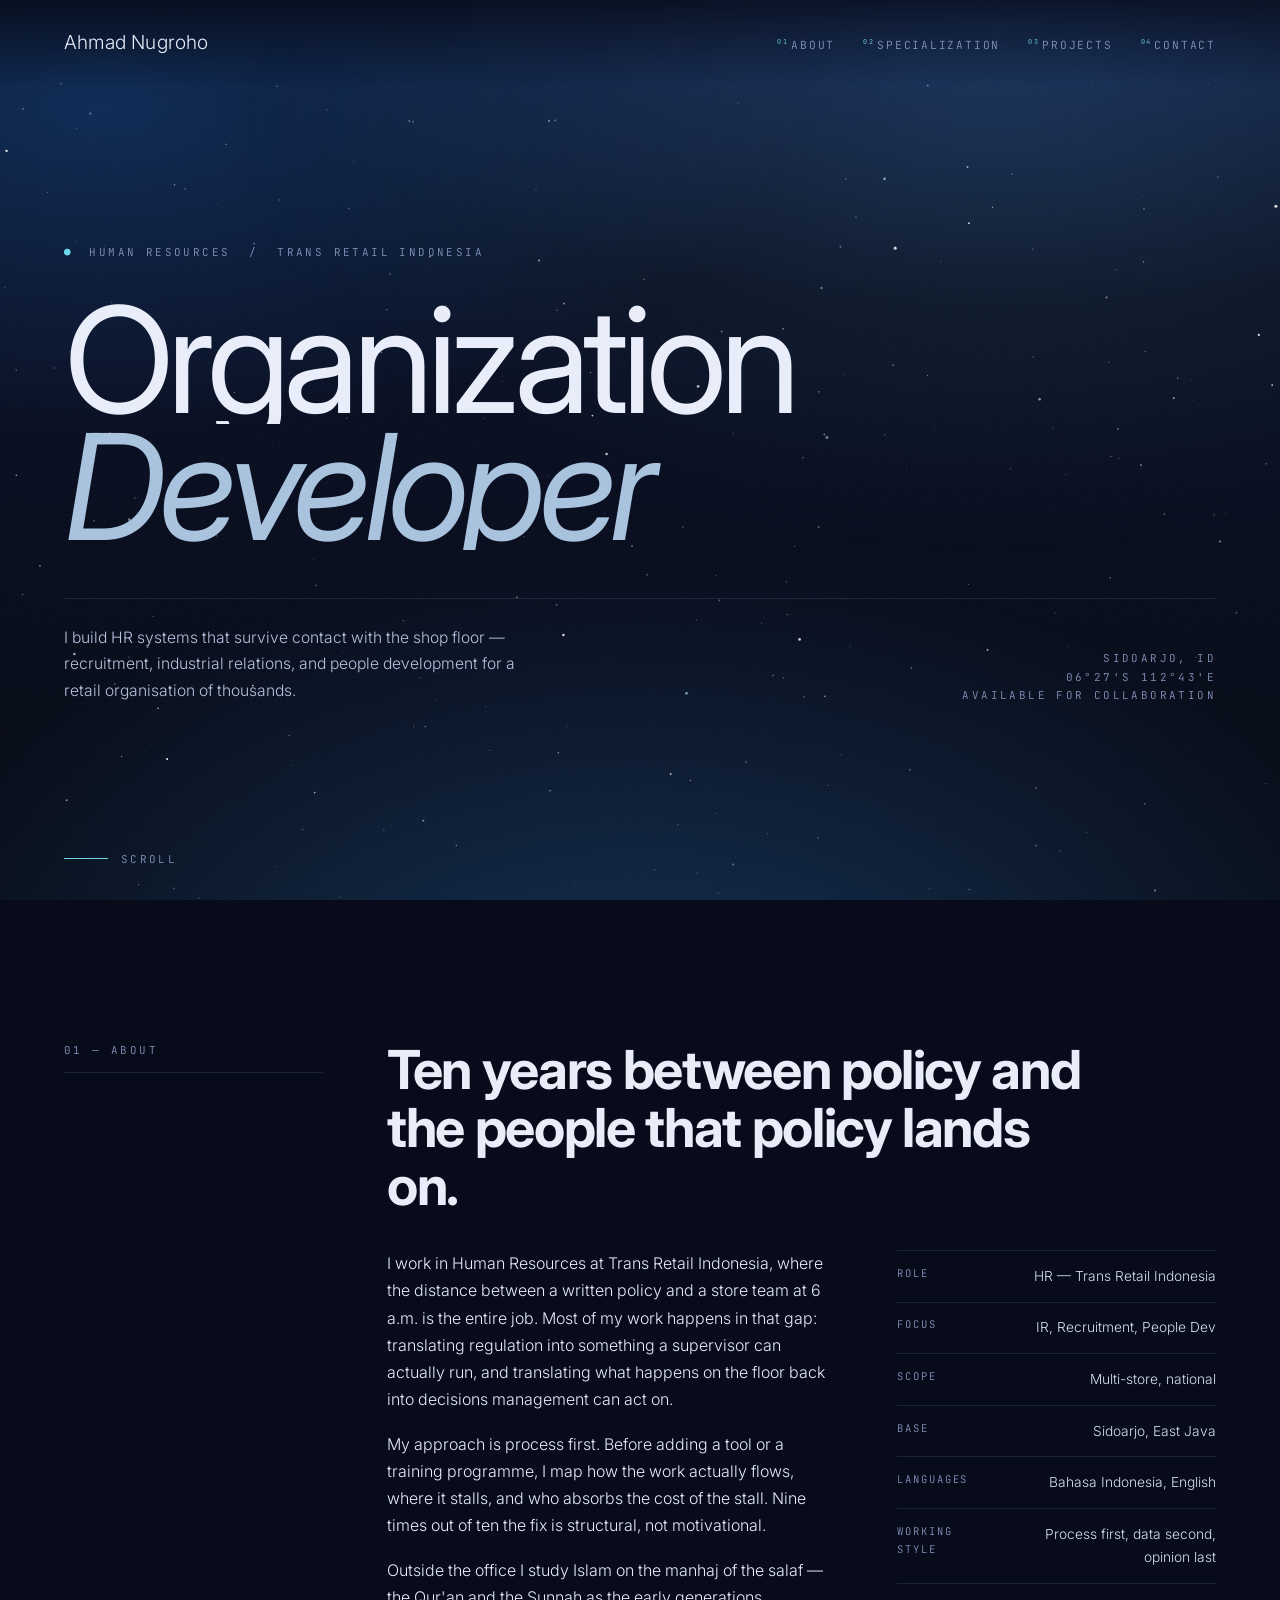
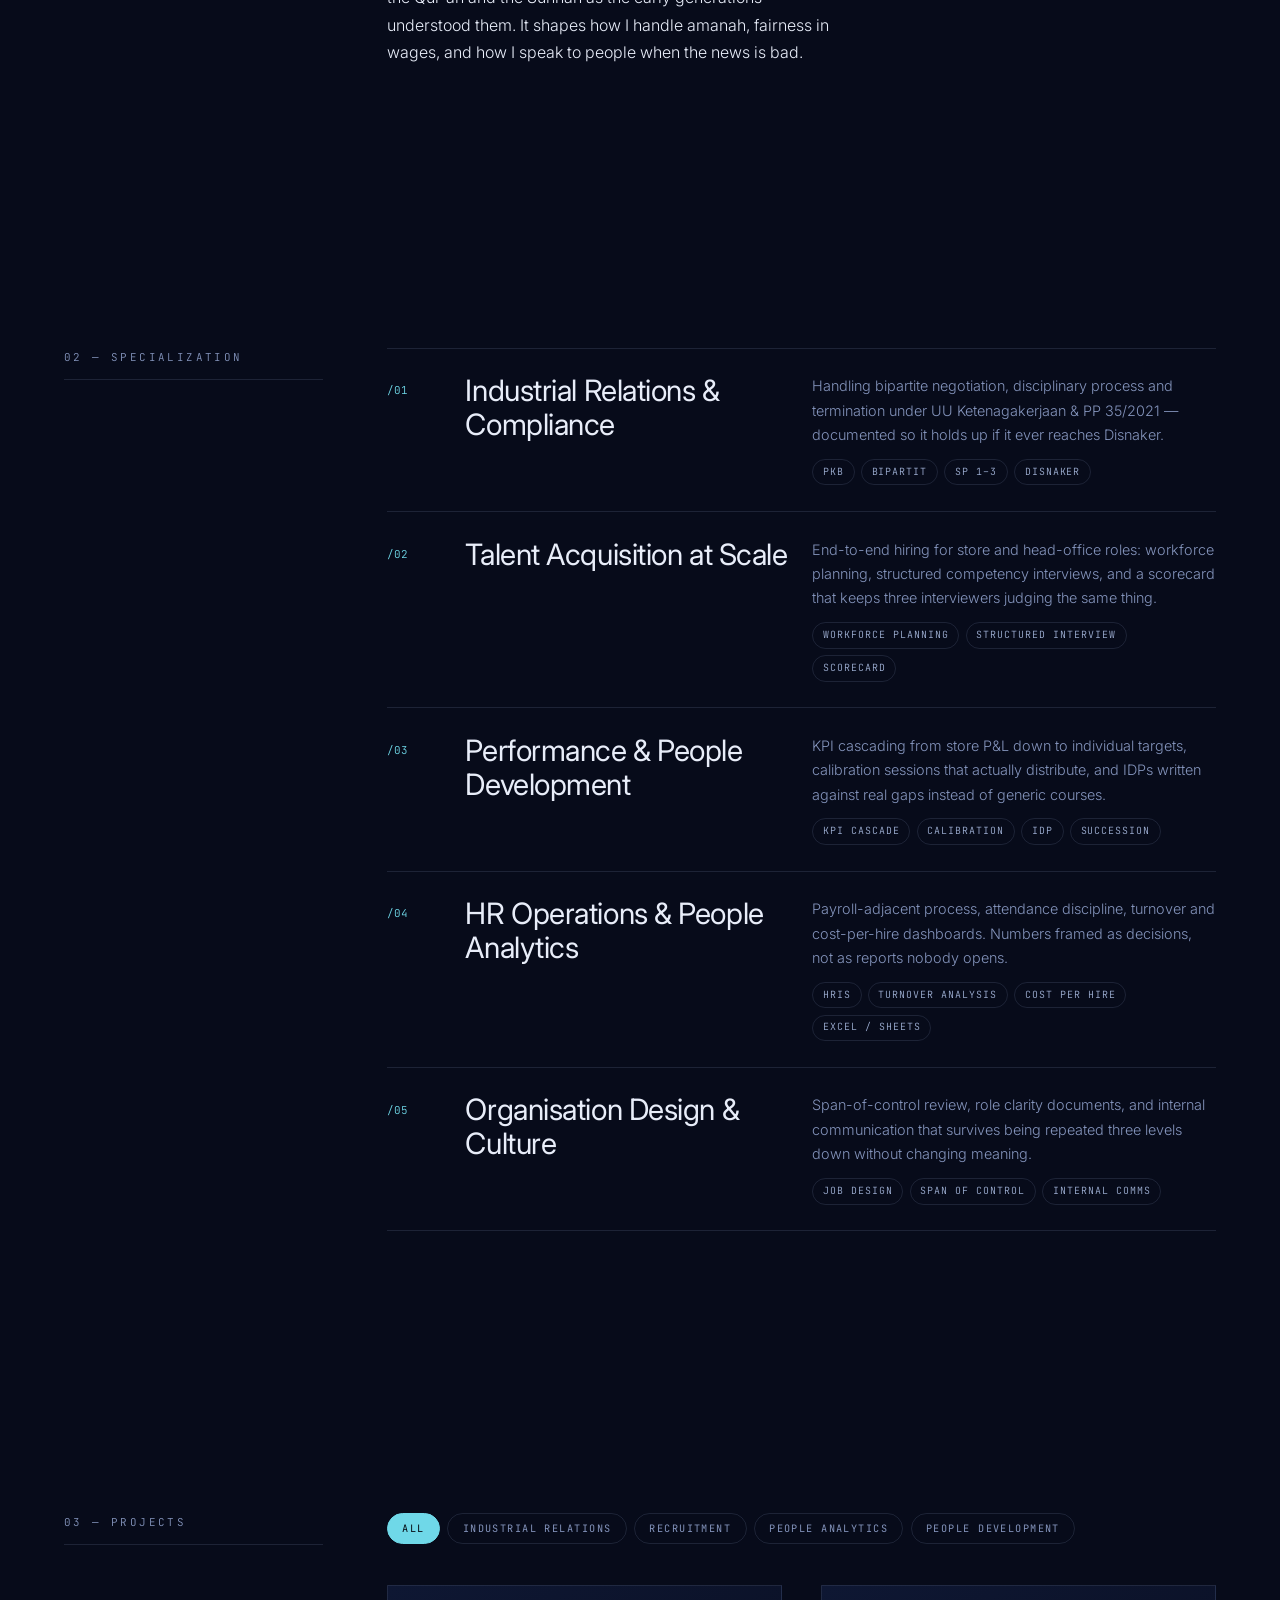
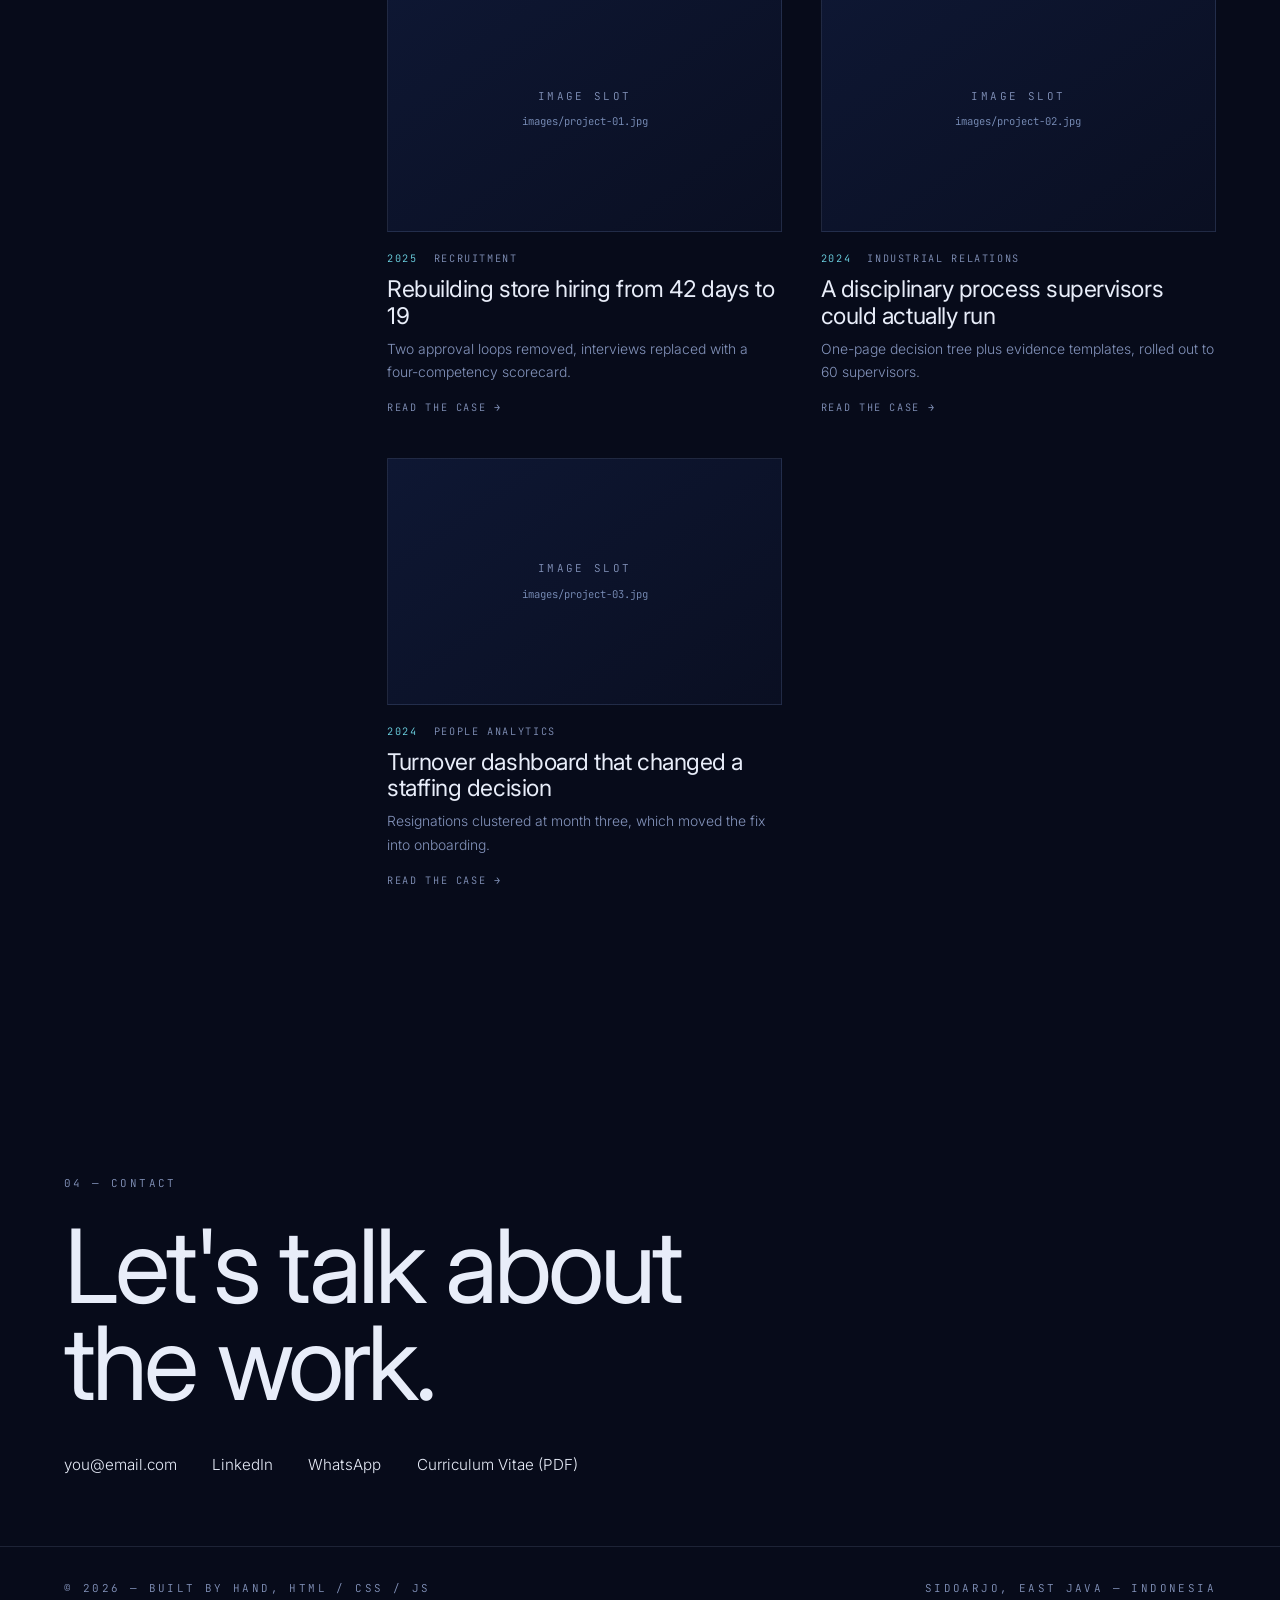
<file: index.html>
<!DOCTYPE html>
<html lang="id">
<head>
<meta charset="utf-8">
<meta name="viewport" content="width=device-width, initial-scale=1">
<title>Portfolio — HR Professional</title>
<link rel="preconnect" href="https://fonts.googleapis.com">
<link rel="preconnect" href="https://fonts.gstatic.com" crossorigin>
<link href="https://fonts.googleapis.com/css2?family=Instrument+Serif:ital@0;1&family=Inter:wght@300;400;500;600;700&family=JetBrains+Mono:wght@400;500&display=swap" rel="stylesheet">
<link rel="stylesheet" href="styles.css">
</head>
<body>

<div class="sky"></div>
<canvas id="stars"></canvas>
<canvas id="stars2"></canvas>
<div class="grain"></div>

<nav>
  <div class="sig">Ahmad Nugroho</div>
  <ul>
    <li><a href="#about"><sup>01</sup>About</a></li>
    <li><a href="#spec"><sup>02</sup>Specialization</a></li>
    <li><a href="#work"><sup>03</sup>Projects</a></li>
    <li><a href="#contact"><sup>04</sup>Contact</a></li>
  </ul>
</nav>

<header class="hero">
  <div class="kicker label"><span>&#9679;</span><span>Human Resources &nbsp;/&nbsp; Trans Retail Indonesia</span></div>
  <h1 class="serif">
    <span class="reveal-line"><span>Organization</span></span>
    <span class="reveal-line"><span><em>Developer</em></span></span>
  </h1>
  <div class="sub">
    <p>I build HR systems that survive contact with the shop floor — recruitment, industrial relations, and people development for a retail organisation of thousands.</p>
    <div class="coords label">
      Sidoarjo, ID<br>06&deg;27'S 112&deg;43'E<br>Available for collaboration
    </div>
  </div>
  <div class="scroll-hint label"><i></i> Scroll</div>
</header>

<!-- =================== ABOUT =================== -->
<section id="about" class="rail">
  <div class="side"><div class="label">01 &mdash; About</div><div class="hr" style="margin-top:.8rem"></div></div>
  <div>
    <h2 class="fx">Ten years between policy and the people that policy lands on.</h2>
    <div class="body">
      <div class="fx">
        <p>I work in Human Resources at Trans Retail Indonesia, where the distance between a written policy and a store team at 6 a.m. is the entire job. Most of my work happens in that gap: translating regulation into something a supervisor can actually run, and translating what happens on the floor back into decisions management can act on.</p>
        <p>My approach is process first. Before adding a tool or a training programme, I map how the work actually flows, where it stalls, and who absorbs the cost of the stall. Nine times out of ten the fix is structural, not motivational.</p>
        <p>Outside the office I study Islam on the manhaj of the salaf — the Qur'an and the Sunnah as the early generations understood them. It shapes how I handle amanah, fairness in wages, and how I speak to people when the news is bad.</p>
      </div>
      <dl class="facts fx">
        <div><dt>Role</dt><dd>HR &mdash; Trans Retail Indonesia</dd></div>
        <div><dt>Focus</dt><dd>IR, Recruitment, People Dev</dd></div>
        <div><dt>Scope</dt><dd>Multi-store, national</dd></div>
        <div><dt>Base</dt><dd>Sidoarjo, East Java</dd></div>
        <div><dt>Languages</dt><dd>Bahasa Indonesia, English</dd></div>
        <div><dt>Working style</dt><dd>Process first, data second, opinion last</dd></div>
      </dl>
    </div>
  </div>
</section>

<!-- =================== SPECIALIZATION =================== -->
<section id="spec" class="rail">
  <div class="side"><div class="label">02 &mdash; Specialization</div><div class="hr" style="margin-top:.8rem"></div></div>
  <div class="spec">

    <article class="spec-row fx">
      <div class="n">/01</div>
      <h3>Industrial Relations &amp; Compliance</h3>
      <div>
        <p>Handling bipartite negotiation, disciplinary process and termination under UU Ketenagakerjaan &amp; PP 35/2021 — documented so it holds up if it ever reaches Disnaker.</p>
        <div class="tags"><span>PKB</span><span>Bipartit</span><span>SP 1&ndash;3</span><span>Disnaker</span></div>
      </div>
    </article>

    <article class="spec-row fx">
      <div class="n">/02</div>
      <h3>Talent Acquisition at Scale</h3>
      <div>
        <p>End-to-end hiring for store and head-office roles: workforce planning, structured competency interviews, and a scorecard that keeps three interviewers judging the same thing.</p>
        <div class="tags"><span>Workforce Planning</span><span>Structured Interview</span><span>Scorecard</span></div>
      </div>
    </article>

    <article class="spec-row fx">
      <div class="n">/03</div>
      <h3>Performance &amp; People Development</h3>
      <div>
        <p>KPI cascading from store P&amp;L down to individual targets, calibration sessions that actually distribute, and IDPs written against real gaps instead of generic courses.</p>
        <div class="tags"><span>KPI Cascade</span><span>Calibration</span><span>IDP</span><span>Succession</span></div>
      </div>
    </article>

    <article class="spec-row fx">
      <div class="n">/04</div>
      <h3>HR Operations &amp; People Analytics</h3>
      <div>
        <p>Payroll-adjacent process, attendance discipline, turnover and cost-per-hire dashboards. Numbers framed as decisions, not as reports nobody opens.</p>
        <div class="tags"><span>HRIS</span><span>Turnover Analysis</span><span>Cost per Hire</span><span>Excel / Sheets</span></div>
      </div>
    </article>

    <article class="spec-row fx">
      <div class="n">/05</div>
      <h3>Organisation Design &amp; Culture</h3>
      <div>
        <p>Span-of-control review, role clarity documents, and internal communication that survives being repeated three levels down without changing meaning.</p>
        <div class="tags"><span>Job Design</span><span>Span of Control</span><span>Internal Comms</span></div>
      </div>
    </article>

  </div>
</section>

<!-- =================== PROJECTS =================== -->
<!-- =================== PROJECTS (INDEX) ===================
     ADD A PROJECT:
     1. Copy project-template.html -> project-yourname.html and fill it in.
     2. Copy one <a class="card"> block below, point href to the new file.
     3. data-cat must match one of the data-f values in .filters.
     ======================================================== -->
<section id="work" class="rail">
  <div class="side"><div class="label">03 &mdash; Projects</div><div class="hr" style="margin-top:.8rem"></div></div>
  <div>
    <div class="filters fx">
      <button class="f is-on" data-f="all">All</button>
      <button class="f" data-f="ir">Industrial Relations</button>
      <button class="f" data-f="recruitment">Recruitment</button>
      <button class="f" data-f="analytics">People Analytics</button>
      <button class="f" data-f="development">People Development</button>
    </div>

    <div class="grid">

      <a class="card fx" href="project-hiring.html" data-cat="recruitment">
        <div class="shot">
          <!-- <img src="images/project-01.jpg" alt=""> -->
          <div class="empty"><span class="label">Image slot</span><code>images/project-01.jpg</code></div>
        </div>
        <div class="card-meta"><span>2025</span><span>Recruitment</span></div>
        <h3 class="serif">Rebuilding store hiring from 42 days to 19</h3>
        <p>Two approval loops removed, interviews replaced with a four-competency scorecard.</p>
        <span class="go">Read the case <i>&rarr;</i></span>
      </a>

      <a class="card fx" href="project-template.html" data-cat="ir">
        <div class="shot">
          <div class="empty"><span class="label">Image slot</span><code>images/project-02.jpg</code></div>
        </div>
        <div class="card-meta"><span>2024</span><span>Industrial Relations</span></div>
        <h3 class="serif">A disciplinary process supervisors could actually run</h3>
        <p>One-page decision tree plus evidence templates, rolled out to 60 supervisors.</p>
        <span class="go">Read the case <i>&rarr;</i></span>
      </a>

      <a class="card fx" href="project-template.html" data-cat="analytics">
        <div class="shot">
          <div class="empty"><span class="label">Image slot</span><code>images/project-03.jpg</code></div>
        </div>
        <div class="card-meta"><span>2024</span><span>People Analytics</span></div>
        <h3 class="serif">Turnover dashboard that changed a staffing decision</h3>
        <p>Resignations clustered at month three, which moved the fix into onboarding.</p>
        <span class="go">Read the case <i>&rarr;</i></span>
      </a>

    </div>
  </div>
</section>

<!-- =================== CONTACT =================== -->
<section id="contact" class="fx">
  <div class="label" style="margin-bottom:1.6rem">04 &mdash; Contact</div>
  <h2 class="serif">Let's talk about<br>the work.</h2>
  <div class="links">
    <a href="mailto:you@email.com">you@email.com</a>
    <a href="https://www.linkedin.com/in/username" target="_blank" rel="noopener">LinkedIn</a>
    <a href="https://wa.me/628xxxxxxxxxx" target="_blank" rel="noopener">WhatsApp</a>
    <a href="#" download>Curriculum Vitae (PDF)</a>
  </div>
</section>

<footer class="label">
  <span>&copy; <span id="yr"></span> &mdash; Built by hand, HTML / CSS / JS</span>
  <span>Sidoarjo, East Java &mdash; Indonesia</span>
</footer>

<script src="main.js" defer></script>
</body>
</html>
</file>
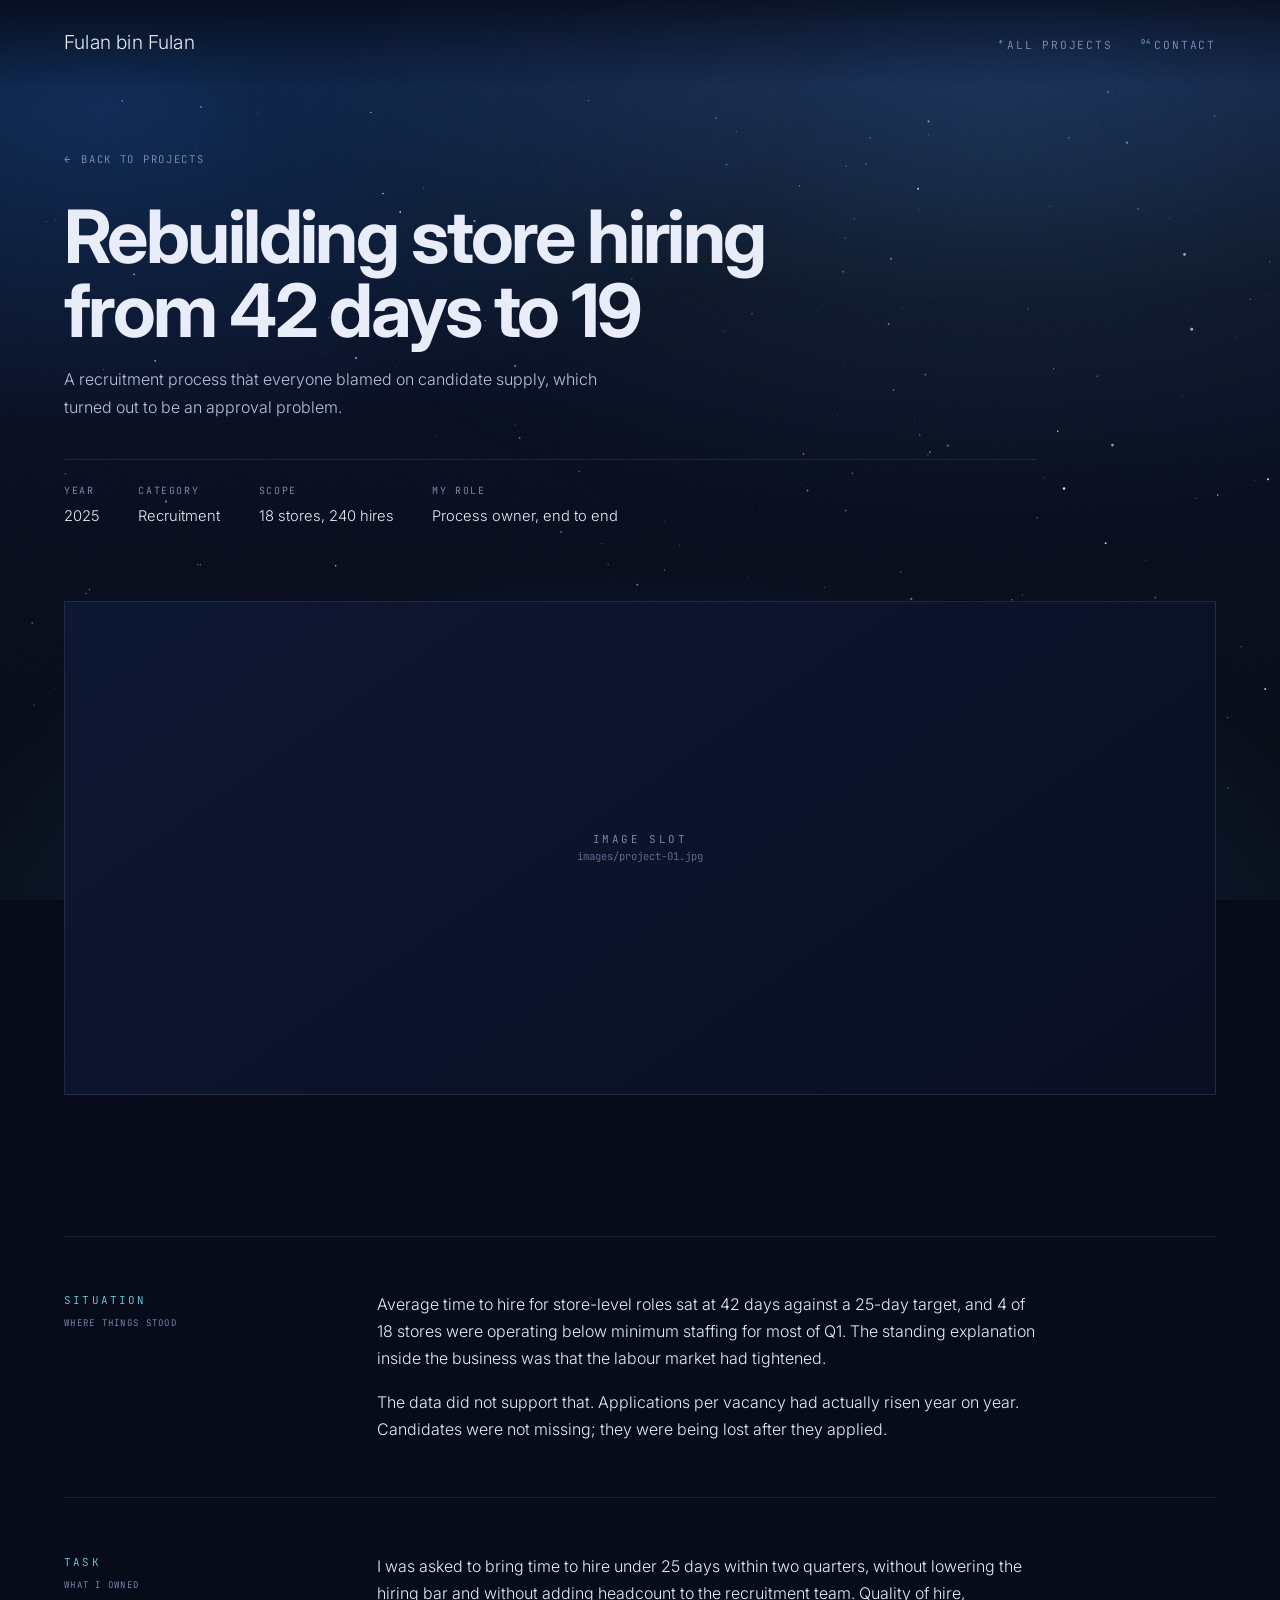
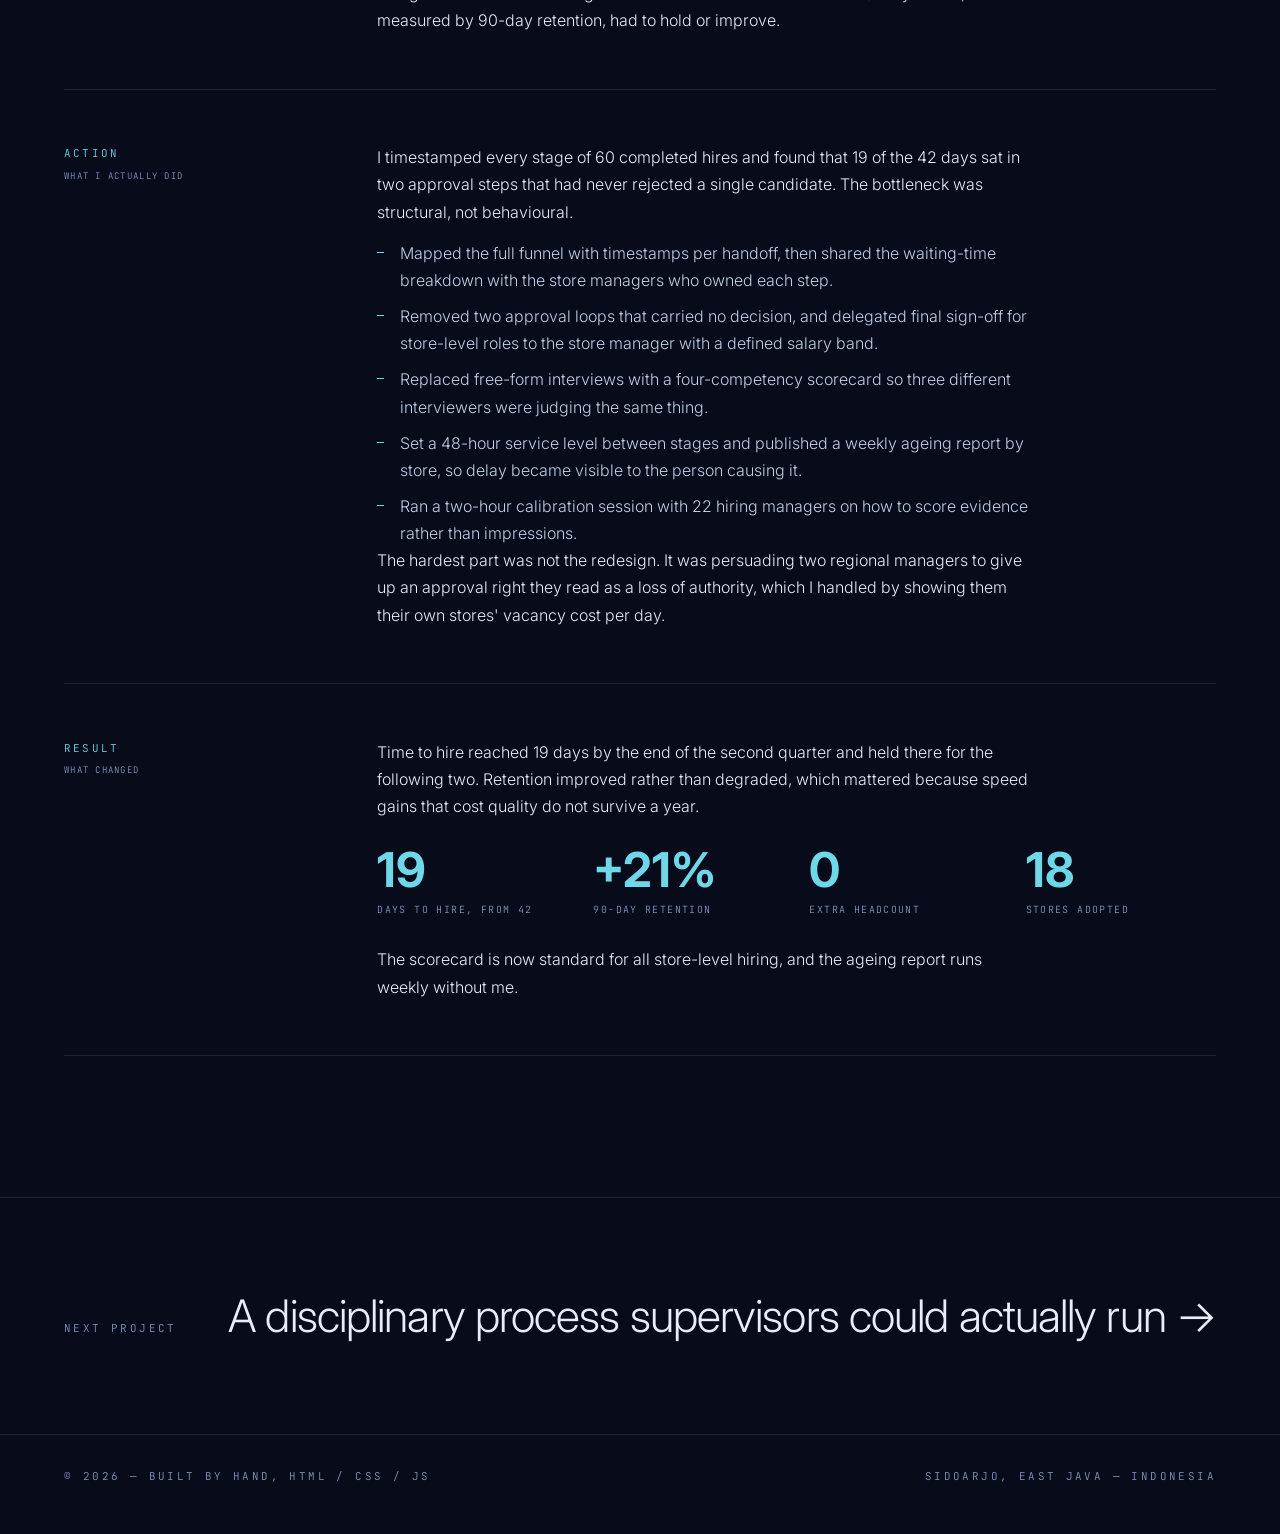
<file: project-hiring.html>
<!DOCTYPE html>
<html lang="en">
<head>
<meta charset="utf-8">
<meta name="viewport" content="width=device-width, initial-scale=1">

<!-- EDIT: title + the three og: lines control how this link previews on
     LinkedIn / WhatsApp. og:image must be an ABSOLUTE url once hosted. -->
<title>Rebuilding store hiring from 42 days to 19 — Case Study</title>
<meta name="description" content="How a retail hiring process was cut from 42 days to 19 without lowering the bar.">
<meta property="og:title" content="Rebuilding store hiring from 42 days to 19">
<meta property="og:description" content="Two approval loops removed, interviews replaced with a four-competency scorecard.">
<meta property="og:image" content="https://yourdomain.com/images/project-01.jpg">
<meta property="og:type" content="article">

<link rel="preconnect" href="https://fonts.googleapis.com">
<link rel="preconnect" href="https://fonts.gstatic.com" crossorigin>
<link href="https://fonts.googleapis.com/css2?family=Instrument+Serif:ital@0;1&family=Inter:wght@300;400;500;600;700&family=JetBrains+Mono:wght@400;500&display=swap" rel="stylesheet">
<link rel="stylesheet" href="styles.css">
</head>
<body>

<div class="sky"></div>
<canvas id="stars"></canvas>
<canvas id="stars2"></canvas>
<div class="grain"></div>

<nav>
  <div class="sig">Fulan bin Fulan</div>
  <ul>
    <li><a href="index.html#work"><sup>&larr;</sup>All projects</a></li>
    <li><a href="index.html#contact"><sup>04</sup>Contact</a></li>
  </ul>
</nav>

<header class="case-head">
  <a class="backlink" href="index.html#work"><i>&larr;</i> Back to projects</a>
  <h1>Rebuilding store hiring from 42 days to 19</h1>
  <p class="dek">A recruitment process that everyone blamed on candidate supply, which turned out to be an approval problem.</p>
  <dl class="case-meta">
    <div><dt>Year</dt><dd>2025</dd></div>
    <div><dt>Category</dt><dd>Recruitment</dd></div>
    <div><dt>Scope</dt><dd>18 stores, 240 hires</dd></div>
    <div><dt>My role</dt><dd>Process owner, end to end</dd></div>
  </dl>
</header>

<!-- EDIT: drop your image in, delete the placeholder div -->
<div class="case-hero">
  <!-- <img src="images/project-01.jpg" alt="Hiring funnel board"> -->
  <div class="empty" style="position:absolute;inset:0;display:grid;place-content:center;text-align:center;color:#63769E">
    <span class="label">Image slot</span><code style="font-family:var(--mono);font-size:.66rem">images/project-01.jpg</code>
  </div>
</div>

<section>

  <div class="star fx">
    <div class="k">Situation<small>Where things stood</small></div>
    <div>
      <p>Average time to hire for store-level roles sat at 42 days against a 25-day target, and 4 of 18 stores were operating below minimum staffing for most of Q1. The standing explanation inside the business was that the labour market had tightened.</p>
      <p>The data did not support that. Applications per vacancy had actually risen year on year. Candidates were not missing; they were being lost after they applied.</p>
    </div>
  </div>

  <div class="star fx">
    <div class="k">Task<small>What I owned</small></div>
    <div>
      <p>I was asked to bring time to hire under 25 days within two quarters, without lowering the hiring bar and without adding headcount to the recruitment team. Quality of hire, measured by 90-day retention, had to hold or improve.</p>
    </div>
  </div>

  <div class="star fx">
    <div class="k">Action<small>What I actually did</small></div>
    <div>
      <p>I timestamped every stage of 60 completed hires and found that 19 of the 42 days sat in two approval steps that had never rejected a single candidate. The bottleneck was structural, not behavioural.</p>
      <ul>
        <li>Mapped the full funnel with timestamps per handoff, then shared the waiting-time breakdown with the store managers who owned each step.</li>
        <li>Removed two approval loops that carried no decision, and delegated final sign-off for store-level roles to the store manager with a defined salary band.</li>
        <li>Replaced free-form interviews with a four-competency scorecard so three different interviewers were judging the same thing.</li>
        <li>Set a 48-hour service level between stages and published a weekly ageing report by store, so delay became visible to the person causing it.</li>
        <li>Ran a two-hour calibration session with 22 hiring managers on how to score evidence rather than impressions.</li>
      </ul>
      <p>The hardest part was not the redesign. It was persuading two regional managers to give up an approval right they read as a loss of authority, which I handled by showing them their own stores' vacancy cost per day.</p>
    </div>
  </div>

  <div class="star fx">
    <div class="k">Result<small>What changed</small></div>
    <div>
      <p>Time to hire reached 19 days by the end of the second quarter and held there for the following two. Retention improved rather than degraded, which mattered because speed gains that cost quality do not survive a year.</p>
      <div class="results">
        <div><b>19</b><small>Days to hire, from 42</small></div>
        <div><b>+21%</b><small>90-day retention</small></div>
        <div><b>0</b><small>Extra headcount</small></div>
        <div><b>18</b><small>Stores adopted</small></div>
      </div>
      <p style="margin-top:1.6rem">The scorecard is now standard for all store-level hiring, and the ageing report runs weekly without me.</p>
    </div>
  </div>

</section>

<div class="nextup">
  <span class="label">Next project</span>
  <a href="project-template.html">A disciplinary process supervisors could actually run &rarr;</a>
</div>

<footer class="label">
  <span>&copy; <span id="yr"></span> &mdash; Built by hand, HTML / CSS / JS</span>
  <span>Sidoarjo, East Java &mdash; Indonesia</span>
</footer>

<script src="main.js" defer></script>
</body>
</html>
</file>
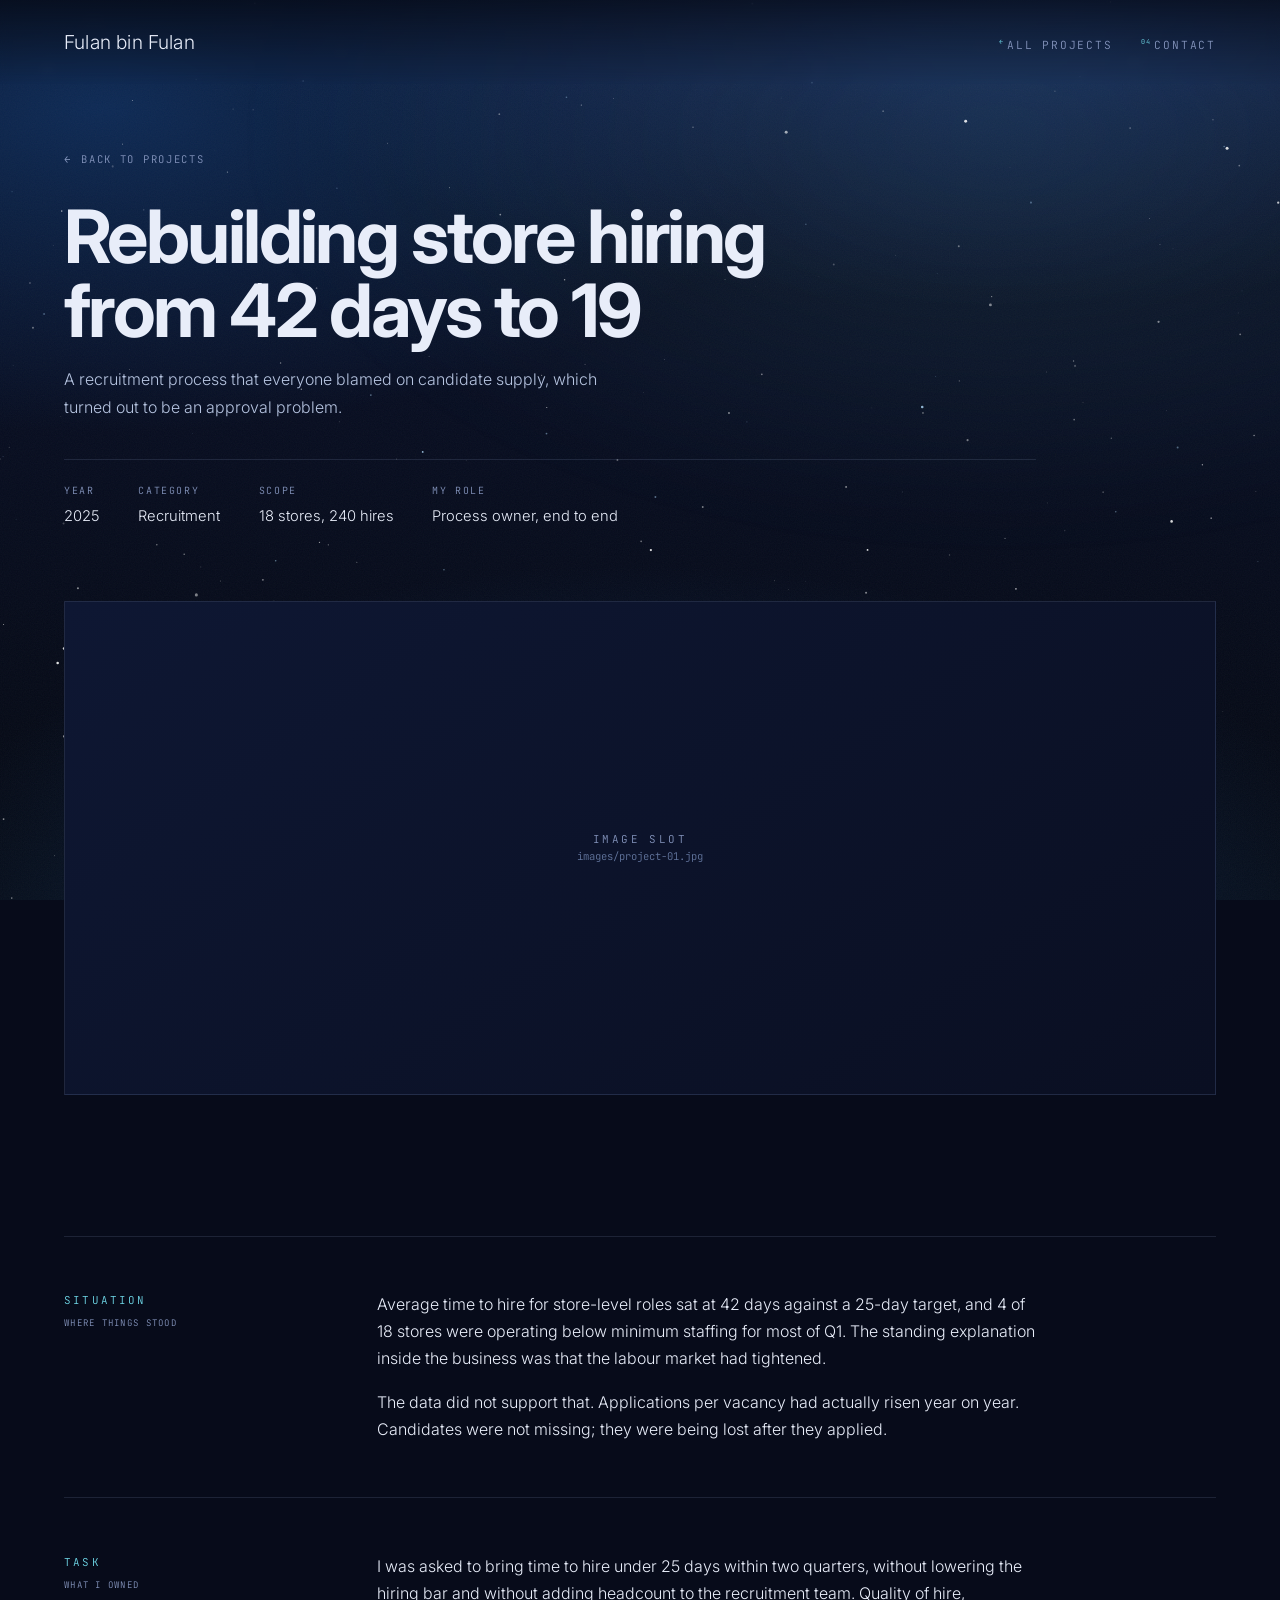
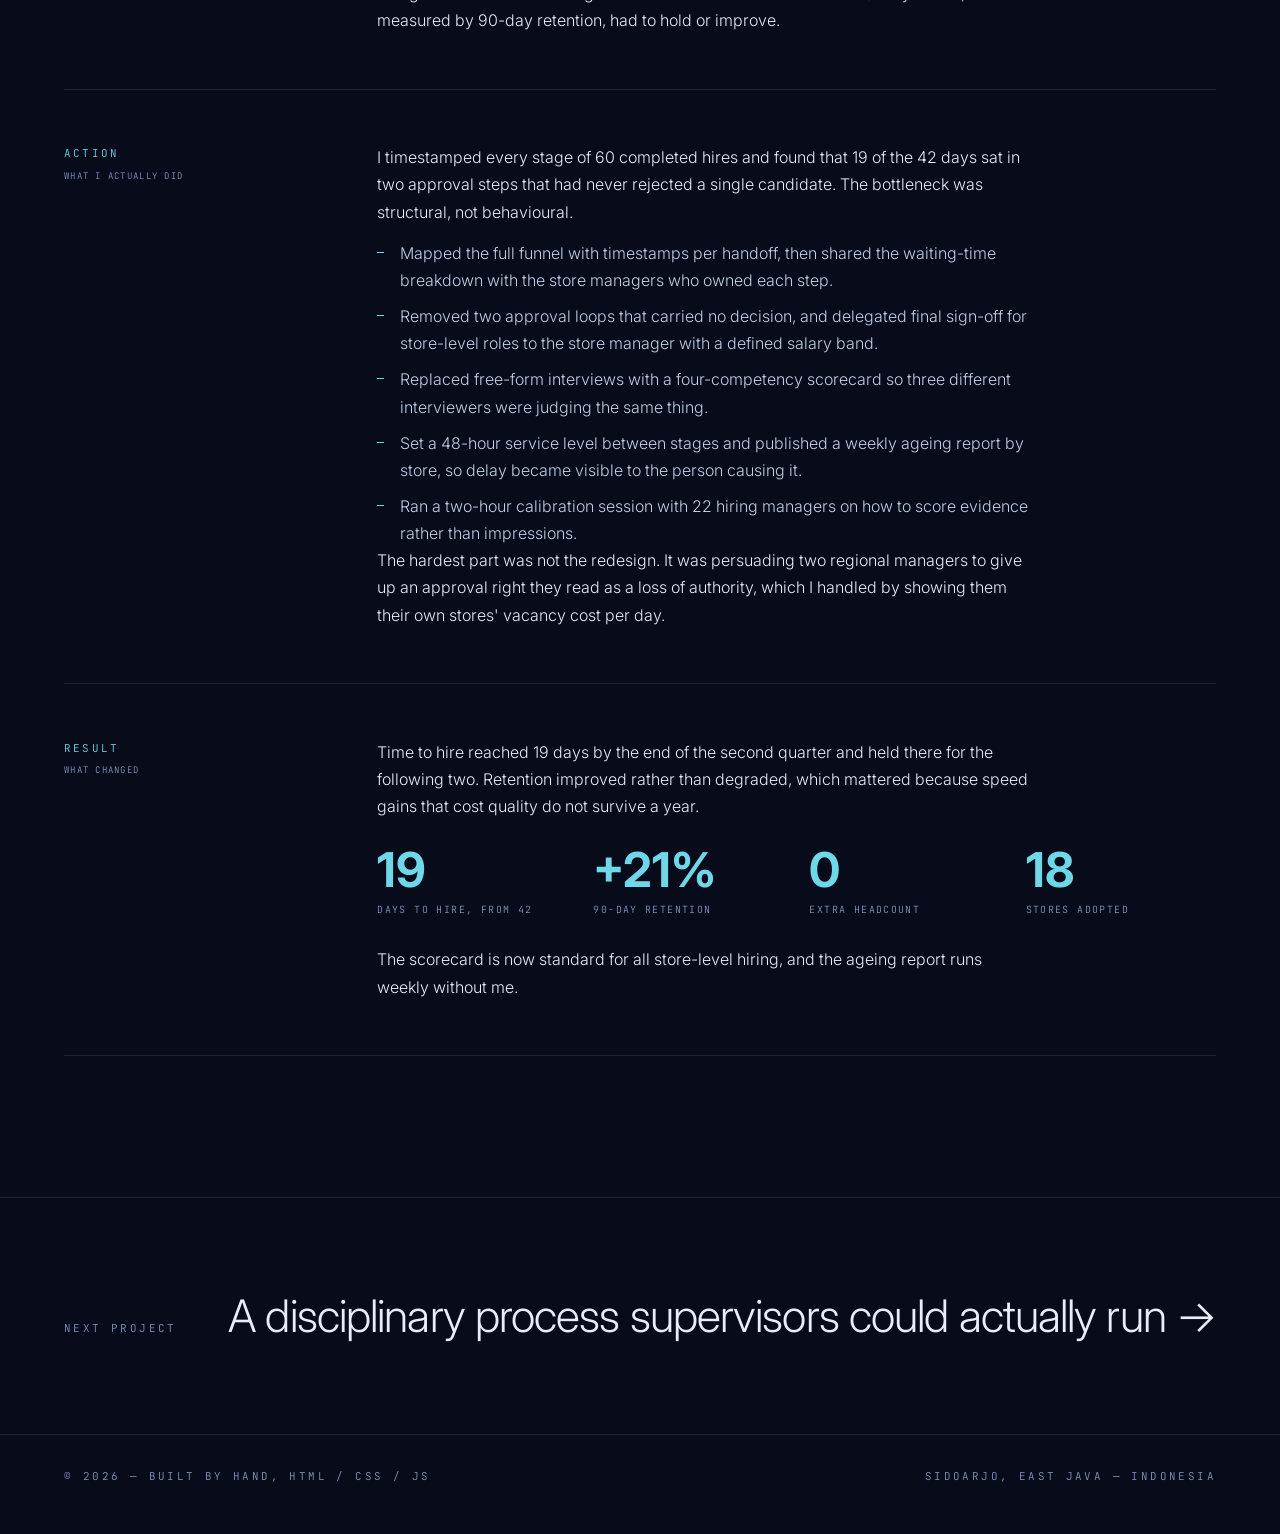
<file: project-template.html>
<!DOCTYPE html>
<html lang="en">
<head>
<meta charset="utf-8">
<meta name="viewport" content="width=device-width, initial-scale=1">

<!-- EDIT: title + the three og: lines control how this link previews on
     LinkedIn / WhatsApp. og:image must be an ABSOLUTE url once hosted. -->
<title>Rebuilding store hiring from 42 days to 19 — Case Study</title>
<meta name="description" content="How a retail hiring process was cut from 42 days to 19 without lowering the bar.">
<meta property="og:title" content="Rebuilding store hiring from 42 days to 19">
<meta property="og:description" content="Two approval loops removed, interviews replaced with a four-competency scorecard.">
<meta property="og:image" content="https://yourdomain.com/images/project-01.jpg">
<meta property="og:type" content="article">

<link rel="preconnect" href="https://fonts.googleapis.com">
<link rel="preconnect" href="https://fonts.gstatic.com" crossorigin>
<link href="https://fonts.googleapis.com/css2?family=Instrument+Serif:ital@0;1&family=Inter:wght@300;400;500;600;700&family=JetBrains+Mono:wght@400;500&display=swap" rel="stylesheet">
<link rel="stylesheet" href="styles.css">
</head>
<body>

<div class="sky"></div>
<canvas id="stars"></canvas>
<canvas id="stars2"></canvas>
<div class="grain"></div>

<nav>
  <div class="sig">Fulan bin Fulan</div>
  <ul>
    <li><a href="index.html#work"><sup>&larr;</sup>All projects</a></li>
    <li><a href="index.html#contact"><sup>04</sup>Contact</a></li>
  </ul>
</nav>

<header class="case-head">
  <a class="backlink" href="index.html#work"><i>&larr;</i> Back to projects</a>
  <h1>Rebuilding store hiring from 42 days to 19</h1>
  <p class="dek">A recruitment process that everyone blamed on candidate supply, which turned out to be an approval problem.</p>
  <dl class="case-meta">
    <div><dt>Year</dt><dd>2025</dd></div>
    <div><dt>Category</dt><dd>Recruitment</dd></div>
    <div><dt>Scope</dt><dd>18 stores, 240 hires</dd></div>
    <div><dt>My role</dt><dd>Process owner, end to end</dd></div>
  </dl>
</header>

<!-- EDIT: drop your image in, delete the placeholder div -->
<div class="case-hero">
  <!-- <img src="images/project-01.jpg" alt="Hiring funnel board"> -->
  <div class="empty" style="position:absolute;inset:0;display:grid;place-content:center;text-align:center;color:#63769E">
    <span class="label">Image slot</span><code style="font-family:var(--mono);font-size:.66rem">images/project-01.jpg</code>
  </div>
</div>

<section>

  <div class="star fx">
    <div class="k">Situation<small>Where things stood</small></div>
    <div>
      <p>Average time to hire for store-level roles sat at 42 days against a 25-day target, and 4 of 18 stores were operating below minimum staffing for most of Q1. The standing explanation inside the business was that the labour market had tightened.</p>
      <p>The data did not support that. Applications per vacancy had actually risen year on year. Candidates were not missing; they were being lost after they applied.</p>
    </div>
  </div>

  <div class="star fx">
    <div class="k">Task<small>What I owned</small></div>
    <div>
      <p>I was asked to bring time to hire under 25 days within two quarters, without lowering the hiring bar and without adding headcount to the recruitment team. Quality of hire, measured by 90-day retention, had to hold or improve.</p>
    </div>
  </div>

  <div class="star fx">
    <div class="k">Action<small>What I actually did</small></div>
    <div>
      <p>I timestamped every stage of 60 completed hires and found that 19 of the 42 days sat in two approval steps that had never rejected a single candidate. The bottleneck was structural, not behavioural.</p>
      <ul>
        <li>Mapped the full funnel with timestamps per handoff, then shared the waiting-time breakdown with the store managers who owned each step.</li>
        <li>Removed two approval loops that carried no decision, and delegated final sign-off for store-level roles to the store manager with a defined salary band.</li>
        <li>Replaced free-form interviews with a four-competency scorecard so three different interviewers were judging the same thing.</li>
        <li>Set a 48-hour service level between stages and published a weekly ageing report by store, so delay became visible to the person causing it.</li>
        <li>Ran a two-hour calibration session with 22 hiring managers on how to score evidence rather than impressions.</li>
      </ul>
      <p>The hardest part was not the redesign. It was persuading two regional managers to give up an approval right they read as a loss of authority, which I handled by showing them their own stores' vacancy cost per day.</p>
    </div>
  </div>

  <div class="star fx">
    <div class="k">Result<small>What changed</small></div>
    <div>
      <p>Time to hire reached 19 days by the end of the second quarter and held there for the following two. Retention improved rather than degraded, which mattered because speed gains that cost quality do not survive a year.</p>
      <div class="results">
        <div><b>19</b><small>Days to hire, from 42</small></div>
        <div><b>+21%</b><small>90-day retention</small></div>
        <div><b>0</b><small>Extra headcount</small></div>
        <div><b>18</b><small>Stores adopted</small></div>
      </div>
      <p style="margin-top:1.6rem">The scorecard is now standard for all store-level hiring, and the ageing report runs weekly without me.</p>
    </div>
  </div>

</section>

<div class="nextup">
  <span class="label">Next project</span>
  <a href="index.html#work">A disciplinary process supervisors could actually run &rarr;</a>
</div>

<footer class="label">
  <span>&copy; <span id="yr"></span> &mdash; Built by hand, HTML / CSS / JS</span>
  <span>Sidoarjo, East Java &mdash; Indonesia</span>
</footer>

<script src="main.js" defer></script>
</body>
</html>
</file>
<file: styles.css>
:root{
  --ground:#070B1A;
  --ground-2:#0B1230;
  --ink:#E8EDF9;
  --muted:#8494BC;
  --line:rgba(160,180,225,.14);
  --accent:#6FD8E8;
  --display:'Inter',-apple-system,BlinkMacSystemFont,'Segoe UI',sans-serif;
  --body:'Inter',-apple-system,BlinkMacSystemFont,'Segoe UI',sans-serif;
  --mono:'JetBrains Mono','SF Mono',Menlo,monospace;
  --gutter:clamp(1.25rem,5vw,6rem);
}
*{box-sizing:border-box;margin:0;padding:0}
html{scroll-behavior:smooth}
body{
  background:var(--ground);
  color:var(--ink);
  font-family:var(--body);
  font-weight:300;
  line-height:1.7;
  -webkit-font-smoothing:antialiased;
  overflow-x:hidden;
}
::selection{background:var(--accent);color:#04070F}
::-webkit-scrollbar{width:9px}
::-webkit-scrollbar-track{background:#04060F}
::-webkit-scrollbar-thumb{background:#1D2A4F;border-radius:9px}
::-webkit-scrollbar-thumb:hover{background:#2C3D6C}

/* ---------- SPACE BACKDROP ---------- */
.sky{position:fixed;inset:0;z-index:-2;pointer-events:none;
  background:
    radial-gradient(120% 80% at 78% -10%, #17306B 0%, rgba(23,48,107,0) 55%),
    radial-gradient(90% 60% at 8% 12%, #0E2A55 0%, rgba(14,42,85,0) 60%),
    radial-gradient(110% 90% at 50% 115%, #123056 0%, rgba(18,48,86,0) 58%),
    linear-gradient(180deg,#070B1A 0%,#080E22 40%,#050912 100%);
}
.sky::after{content:"";position:absolute;inset:-20%;
  background:radial-gradient(60% 45% at 70% 25%, rgba(111,216,232,.10) 0%, rgba(111,216,232,0) 70%);
  filter:blur(40px);animation:drift 46s ease-in-out infinite alternate}
@keyframes drift{from{transform:translate3d(0,0,0)}to{transform:translate3d(-4%,3%,0)}}
#stars,#stars2{position:fixed;inset:0;z-index:-1;pointer-events:none}
#stars2{animation:twinkle 6s ease-in-out infinite alternate}
@keyframes twinkle{from{opacity:.35}to{opacity:.95}}
.grain{position:fixed;inset:0;z-index:-1;opacity:.045;pointer-events:none;
  background-image:url("data:image/svg+xml,%3Csvg xmlns='http://www.w3.org/2000/svg' width='160' height='160'%3E%3Cfilter id='n'%3E%3CfeTurbulence type='fractalNoise' baseFrequency='.85' numOctaves='3'/%3E%3C/filter%3E%3Crect width='100%25' height='100%25' filter='url(%23n)'/%3E%3C/svg%3E")}

/* ---------- TYPE HELPERS ---------- */
.label{font-family:var(--mono);font-size:.68rem;letter-spacing:.22em;text-transform:uppercase;color:var(--muted)}
.serif{font-family:var(--display);font-weight:400;line-height:.98;letter-spacing:-.02em}
.lede{max-width:56ch;color:#C3CEE6;font-size:clamp(1rem,1.15vw,1.12rem)}

/* ---------- NAV ---------- */
nav{position:fixed;top:0;left:0;right:0;z-index:20;display:flex;justify-content:space-between;align-items:baseline;
  padding:1.6rem var(--gutter);mix-blend-mode:normal;
  backdrop-filter:blur(6px);-webkit-backdrop-filter:blur(6px);
  background:linear-gradient(180deg,rgba(5,9,20,.72),rgba(5,9,20,0))}
nav .sig{font-family:var(--display);font-size:1.2rem;letter-spacing:.01em}
nav ul{display:flex;gap:1.75rem;list-style:none}
nav a{color:var(--muted);text-decoration:none;font-family:var(--mono);font-size:.7rem;letter-spacing:.16em;text-transform:uppercase;
  transition:color 180ms ease-out}
nav a:hover{color:var(--ink)}
nav a sup{color:var(--accent);font-size:.6em;margin-right:.35em}
@media(max-width:700px){nav ul{display:none}}

/* ---------- HERO ---------- */
header.hero{min-height:100svh;display:grid;align-content:center;padding:8rem var(--gutter) 5rem;position:relative}
.hero .kicker{display:flex;gap:1rem;align-items:center;margin-bottom:2.2rem}
.hero .kicker span:first-child{color:var(--accent)}
.hero h1{font-family:var(--display);font-size:clamp(3.2rem,11.5vw,10.5rem);line-height:.86;letter-spacing:-.045em;
  text-wrap:balance}
.hero h1 em{font-style:italic;color:#A9C3DE}
.hero .sub{display:grid;grid-template-columns:1fr auto;gap:2.5rem;align-items:end;margin-top:3rem;
  border-top:1px solid var(--line);padding-top:1.6rem}
.hero .sub p{max-width:46ch;color:#B6C4E0;font-size:.98rem}
.hero .coords{text-align:right;white-space:nowrap}
@media(max-width:700px){.hero .sub{grid-template-columns:1fr}.hero .coords{text-align:left}}
.reveal-line{display:block;overflow:hidden}
.reveal-line>span{display:block;transform:translateY(105%);animation:riseIn 1.1s cubic-bezier(.22,1,.36,1) forwards}
.reveal-line:nth-child(2)>span{animation-delay:.09s}
.reveal-line:nth-child(3)>span{animation-delay:.18s}
@keyframes riseIn{to{transform:translateY(0)}}
.scroll-hint{position:absolute;bottom:2rem;left:var(--gutter);display:flex;gap:.8rem;align-items:center}
.scroll-hint i{display:block;width:44px;height:1px;background:var(--line);position:relative;overflow:hidden}
.scroll-hint i::after{content:"";position:absolute;inset:0;background:var(--accent);animation:sweep 2.6s cubic-bezier(.65,0,.35,1) infinite}
@keyframes sweep{0%{transform:translateX(-100%)}60%,100%{transform:translateX(100%)}}

/* ---------- SECTION SHELL ---------- */
section{padding:clamp(5rem,11vw,9.5rem) var(--gutter);position:relative}
.rail{display:grid;grid-template-columns:minmax(120px,1fr) minmax(0,3.2fr);gap:clamp(1.5rem,5vw,4.5rem)}
.rail>.side{position:sticky;top:6.5rem;align-self:start}
@media(max-width:800px){.rail{grid-template-columns:1fr}.rail>.side{position:static;margin-bottom:2rem}}
.hr{height:1px;background:var(--line);transform-origin:left;transform:scaleX(0);transition:transform 1.1s cubic-bezier(.22,1,.36,1)}
.in .hr{transform:scaleX(1)}

/* ---------- ABOUT ---------- */
#about h2{font-family:var(--display);font-size:clamp(1.9rem,4.2vw,3.4rem);line-height:1.08;letter-spacing:-.025em;max-width:20ch}
#about .body{margin-top:2.2rem;display:grid;grid-template-columns:1.4fr 1fr;gap:clamp(2rem,5vw,4rem)}
@media(max-width:800px){#about .body{grid-template-columns:1fr}}
#about p+p{margin-top:1.1rem}
.facts{border-top:1px solid var(--line)}
.facts div{display:flex;justify-content:space-between;gap:1rem;padding:.85rem 0;border-bottom:1px solid var(--line);font-size:.86rem}
.facts dt{font-family:var(--mono);font-size:.66rem;letter-spacing:.18em;text-transform:uppercase;color:var(--muted)}
.facts dd{text-align:right;color:#D7E0F2}

/* ---------- SPECIALIZATION ---------- */
.spec{border-top:1px solid var(--line)}
.spec-row{display:grid;grid-template-columns:3.4rem 1fr 1.25fr;gap:1.5rem;align-items:start;
  padding:1.6rem 0;border-bottom:1px solid var(--line);
  transition:background-color 300ms ease-out,padding-left 300ms cubic-bezier(.22,1,.36,1)}
.spec-row:hover{background:rgba(111,216,232,.045);padding-left:.9rem}
.spec-row .n{font-family:var(--mono);font-size:.68rem;color:var(--accent);padding-top:.45rem}
.spec-row h3{font-family:var(--display);font-size:clamp(1.25rem,2.3vw,1.85rem);font-weight:400;letter-spacing:-.015em;line-height:1.15}
.spec-row p{color:var(--muted);font-size:.9rem;max-width:48ch}
.spec-row .tags{margin-top:.7rem;display:flex;flex-wrap:wrap;gap:.4rem}
.spec-row .tags span{font-family:var(--mono);font-size:.62rem;letter-spacing:.1em;text-transform:uppercase;
  border:1px solid var(--line);border-radius:999px;padding:.24rem .6rem;color:#9FB0D4}
@media(max-width:800px){.spec-row{grid-template-columns:2.2rem 1fr}.spec-row p,.spec-row .tags{grid-column:2}}

/* ---------- PROJECTS ---------- */
.work{display:grid;gap:clamp(3rem,7vw,6rem);margin-top:1rem}
.project{display:grid;grid-template-columns:1fr 1fr;gap:clamp(1.5rem,4vw,3.5rem);align-items:center}
.project:nth-child(even) .shot{order:2}
.project.wide{grid-template-columns:1fr}
@media(max-width:800px){.project,.project:nth-child(even) .shot{grid-template-columns:1fr;order:0}}
.shot{position:relative;overflow:hidden;background:linear-gradient(145deg,#0E1733,#0A0F22);
  border:1px solid var(--line);aspect-ratio:4/3}
.shot img{width:100%;height:100%;object-fit:cover;display:block;
  transform:scale(1.02);transition:transform 900ms cubic-bezier(.22,1,.36,1),filter 600ms ease-out;
  filter:saturate(.85) contrast(1.02)}
.project:hover .shot img{transform:scale(1.07);filter:saturate(1) contrast(1.05)}
.shot .empty{position:absolute;inset:0;display:grid;place-content:center;gap:.5rem;text-align:center;color:#63769E}
.shot .empty code{font-family:var(--mono);font-size:.66rem;color:#7E93BE}
.project .meta{display:flex;gap:1rem;align-items:center;margin-bottom:1rem}
.project h3{font-family:var(--display);font-size:clamp(1.6rem,3.2vw,2.6rem);line-height:1.05;letter-spacing:-.025em}
.project p{color:#AEBDD9;margin-top:.9rem;font-size:.95rem;max-width:52ch}
.outcomes{margin-top:1.4rem;display:flex;gap:2rem;flex-wrap:wrap}
.outcomes b{display:block;font-family:var(--display);font-size:1.7rem;color:var(--accent);line-height:1}
.outcomes small{font-family:var(--mono);font-size:.62rem;letter-spacing:.14em;text-transform:uppercase;color:var(--muted)}

/* ---------- CONTACT ---------- */
#contact{padding-bottom:4rem}
#contact h2{font-family:var(--display);font-size:clamp(2.4rem,8vw,6.5rem);line-height:.95;letter-spacing:-.04em}
.links{margin-top:2.5rem;display:flex;flex-wrap:wrap;gap:.6rem 2.2rem}
.links a{color:var(--ink);text-decoration:none;font-size:.95rem;position:relative;padding-bottom:.25rem}
.links a::after{content:"";position:absolute;left:0;bottom:0;height:1px;width:100%;background:var(--accent);
  transform:scaleX(0);transform-origin:right;transition:transform 380ms cubic-bezier(.22,1,.36,1)}
.links a:hover::after{transform:scaleX(1);transform-origin:left}
footer{padding:2rem var(--gutter) 3rem;display:flex;justify-content:space-between;gap:1rem;flex-wrap:wrap;
  border-top:1px solid var(--line)}

/* ---------- SCROLL REVEAL ---------- */
.fx{opacity:0;transform:translateY(14px);transition:opacity 800ms ease-out,transform 900ms cubic-bezier(.22,1,.36,1)}
.in.fx,.in .fx{opacity:1;transform:none}
.in .fx:nth-child(2){transition-delay:70ms}
.in .fx:nth-child(3){transition-delay:140ms}
@media(prefers-reduced-motion:reduce){*{animation:none!important;transition:none!important}.fx{opacity:1;transform:none}}

/* ---------- PROJECT GRID + FILTER ---------- */
.filters{display:flex;flex-wrap:wrap;gap:.45rem;margin-bottom:2.6rem}
.f{background:none;border:1px solid var(--line);color:var(--muted);cursor:pointer;
  font-family:var(--mono);font-size:.64rem;letter-spacing:.14em;text-transform:uppercase;
  padding:.5rem .9rem;border-radius:999px;
  transition:color 200ms ease-out,border-color 200ms ease-out,background-color 200ms ease-out}
.f:hover{color:var(--ink);border-color:rgba(160,180,225,.34)}
.f:active{transform:scale(.97)}
.f.is-on{color:#04070F;background:var(--accent);border-color:var(--accent)}
.grid{display:grid;grid-template-columns:repeat(auto-fill,minmax(310px,1fr));gap:clamp(1.6rem,3vw,2.6rem)}
.card{text-decoration:none;color:inherit;display:block;
  transition:opacity 320ms ease-out,transform 380ms cubic-bezier(.22,1,.36,1)}
.card.is-off{display:none}
.card .shot{aspect-ratio:16/10;margin-bottom:1.1rem}
.card-meta{display:flex;gap:1rem;font-family:var(--mono);font-size:.64rem;letter-spacing:.16em;
  text-transform:uppercase;color:var(--muted);margin-bottom:.55rem}
.card-meta span:first-child{color:var(--accent)}
.card h3{font-size:clamp(1.15rem,1.8vw,1.5rem);font-weight:400;letter-spacing:-.02em;line-height:1.16}
.card p{color:var(--muted);font-size:.87rem;margin-top:.5rem;max-width:44ch}
.card .go{display:inline-block;margin-top:.9rem;font-family:var(--mono);font-size:.64rem;
  letter-spacing:.16em;text-transform:uppercase;color:var(--muted);transition:color 200ms ease-out}
.card .go i{display:inline-block;font-style:normal;transition:transform 340ms cubic-bezier(.22,1,.36,1)}
.card:hover .go{color:var(--accent)}
.card:hover .go i{transform:translateX(5px)}
.card:hover .shot img{transform:scale(1.06)}

/* ---------- CASE STUDY PAGE ---------- */
.case-head{padding:9rem var(--gutter) 0;max-width:1100px}
.backlink{font-family:var(--mono);font-size:.66rem;letter-spacing:.16em;text-transform:uppercase;
  color:var(--muted);text-decoration:none;display:inline-flex;gap:.6rem;align-items:center}
.backlink i{font-style:normal;transition:transform 300ms cubic-bezier(.22,1,.36,1)}
.backlink:hover{color:var(--ink)}
.backlink:hover i{transform:translateX(-5px)}
.case-head h1{font-family:var(--display);font-size:clamp(2.2rem,6vw,4.6rem);line-height:1;
  letter-spacing:-.035em;margin:1.8rem 0 1.2rem;max-width:18ch;text-wrap:balance}
.case-head .dek{max-width:58ch;color:#B6C4E0}
.case-meta{display:flex;flex-wrap:wrap;gap:2.4rem;margin-top:2.4rem;padding-top:1.4rem;border-top:1px solid var(--line)}
.case-meta dt{font-family:var(--mono);font-size:.62rem;letter-spacing:.16em;text-transform:uppercase;color:var(--muted)}
.case-meta dd{margin-top:.3rem;font-size:.92rem}
.case-hero{margin:clamp(2.5rem,6vw,4.5rem) var(--gutter) 0;aspect-ratio:21/9;
  border:1px solid var(--line);overflow:hidden;position:relative;
  background:linear-gradient(145deg,#0E1733,#0A0F22)}
.case-hero img{width:100%;height:100%;object-fit:cover;display:block}
.star{display:grid;grid-template-columns:minmax(120px,1fr) minmax(0,3.2fr);
  gap:clamp(1rem,4vw,4.5rem);padding:clamp(2.2rem,5vw,3.4rem) 0;border-bottom:1px solid var(--line)}
.star:first-of-type{border-top:1px solid var(--line)}
.star .k{font-family:var(--mono);font-size:.68rem;letter-spacing:.2em;text-transform:uppercase;color:var(--accent)}
.star .k small{display:block;color:var(--muted);letter-spacing:.14em;margin-top:.4rem}
.star p{max-width:66ch}
.star p+p{margin-top:1rem}
.star ul{margin-top:.9rem;padding-left:0;list-style:none;max-width:66ch}
.star li{padding-left:1.4rem;position:relative;margin-top:.55rem;color:#C3CEE6}
.star li::before{content:"";position:absolute;left:0;top:.75em;width:7px;height:1px;background:var(--accent)}
@media(max-width:800px){.star{grid-template-columns:1fr;gap:.9rem}}
.results{display:grid;grid-template-columns:repeat(auto-fit,minmax(150px,1fr));gap:1.6rem;margin-top:1.6rem}
.results b{display:block;font-family:var(--display);font-size:clamp(2rem,4vw,3rem);color:var(--accent);line-height:1}
.results small{font-family:var(--mono);font-size:.62rem;letter-spacing:.14em;text-transform:uppercase;color:var(--muted)}
.nextup{display:flex;justify-content:space-between;align-items:baseline;gap:1rem;flex-wrap:wrap;
  padding:clamp(3rem,7vw,5rem) var(--gutter);border-top:1px solid var(--line)}
.nextup a{color:var(--ink);text-decoration:none;font-family:var(--display);
  font-size:clamp(1.6rem,4vw,2.8rem);letter-spacing:-.02em}
.nextup a:hover{color:var(--accent)}
</file>
